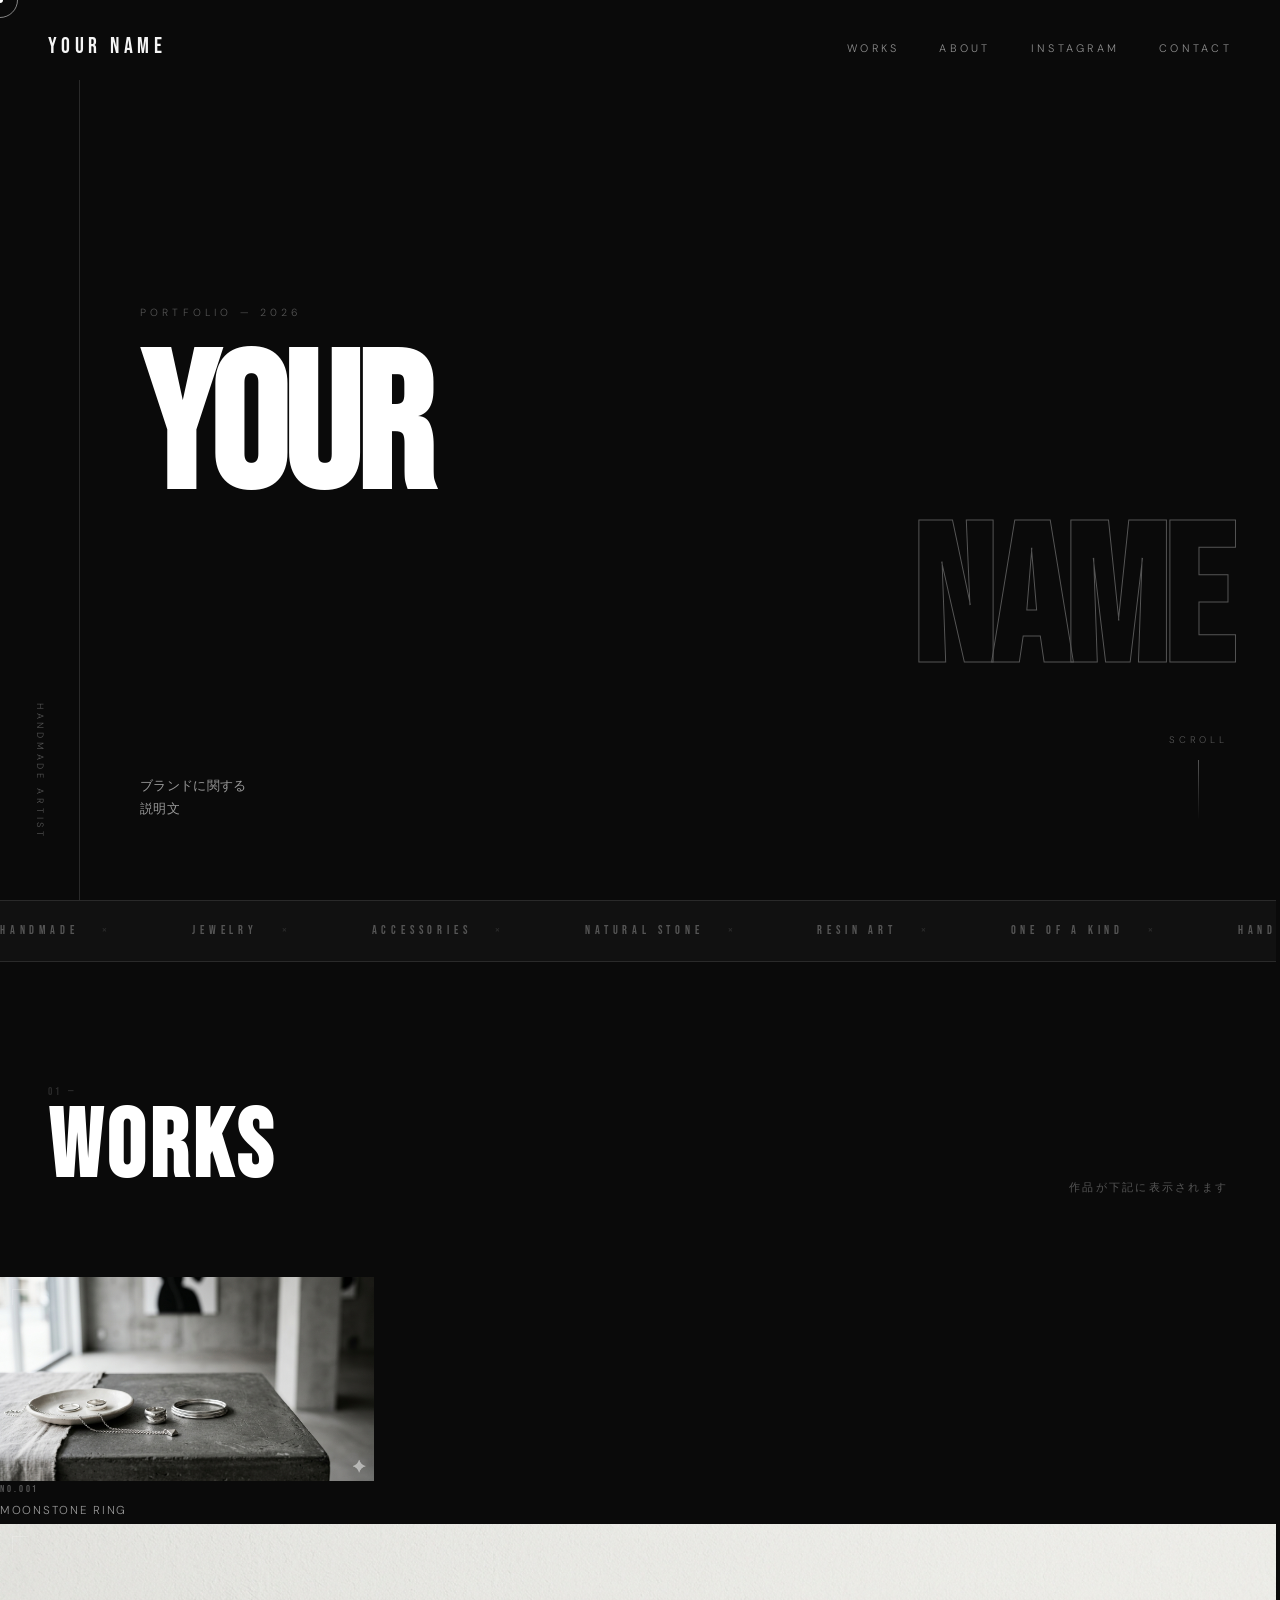
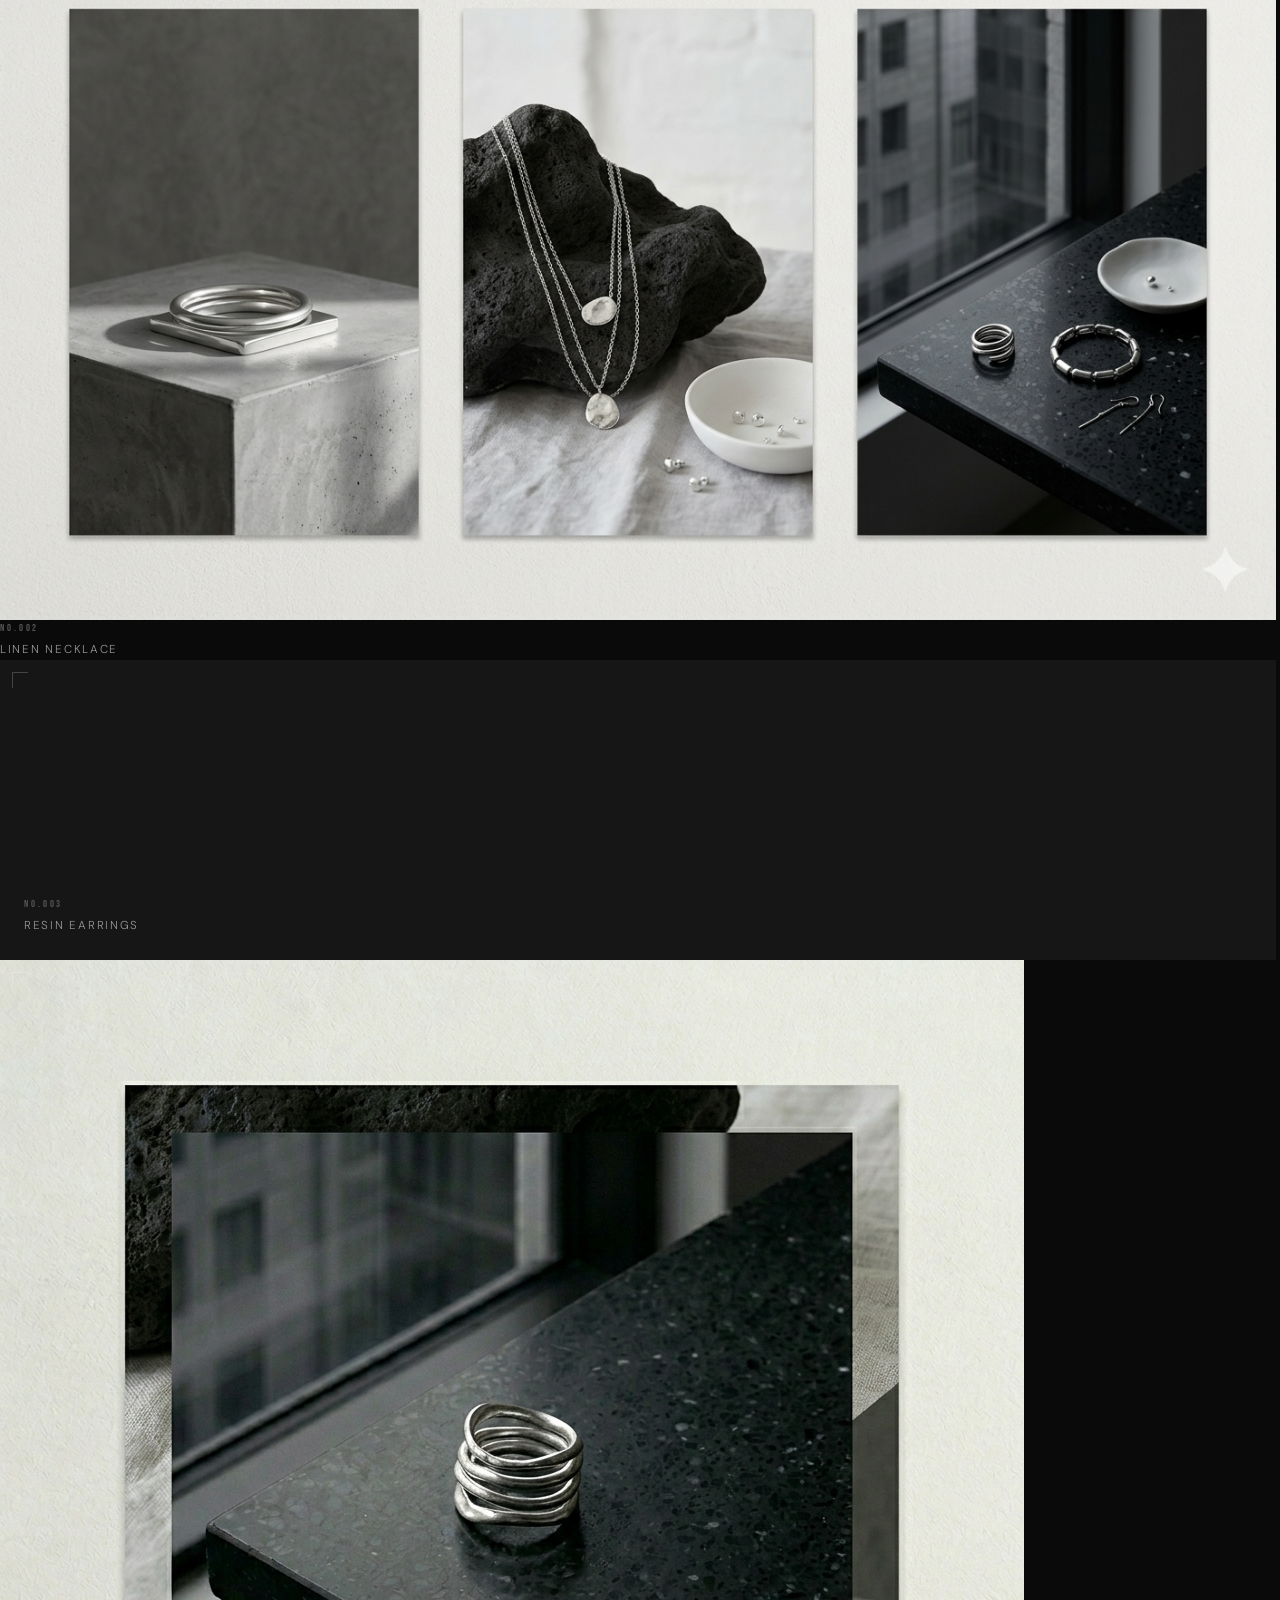
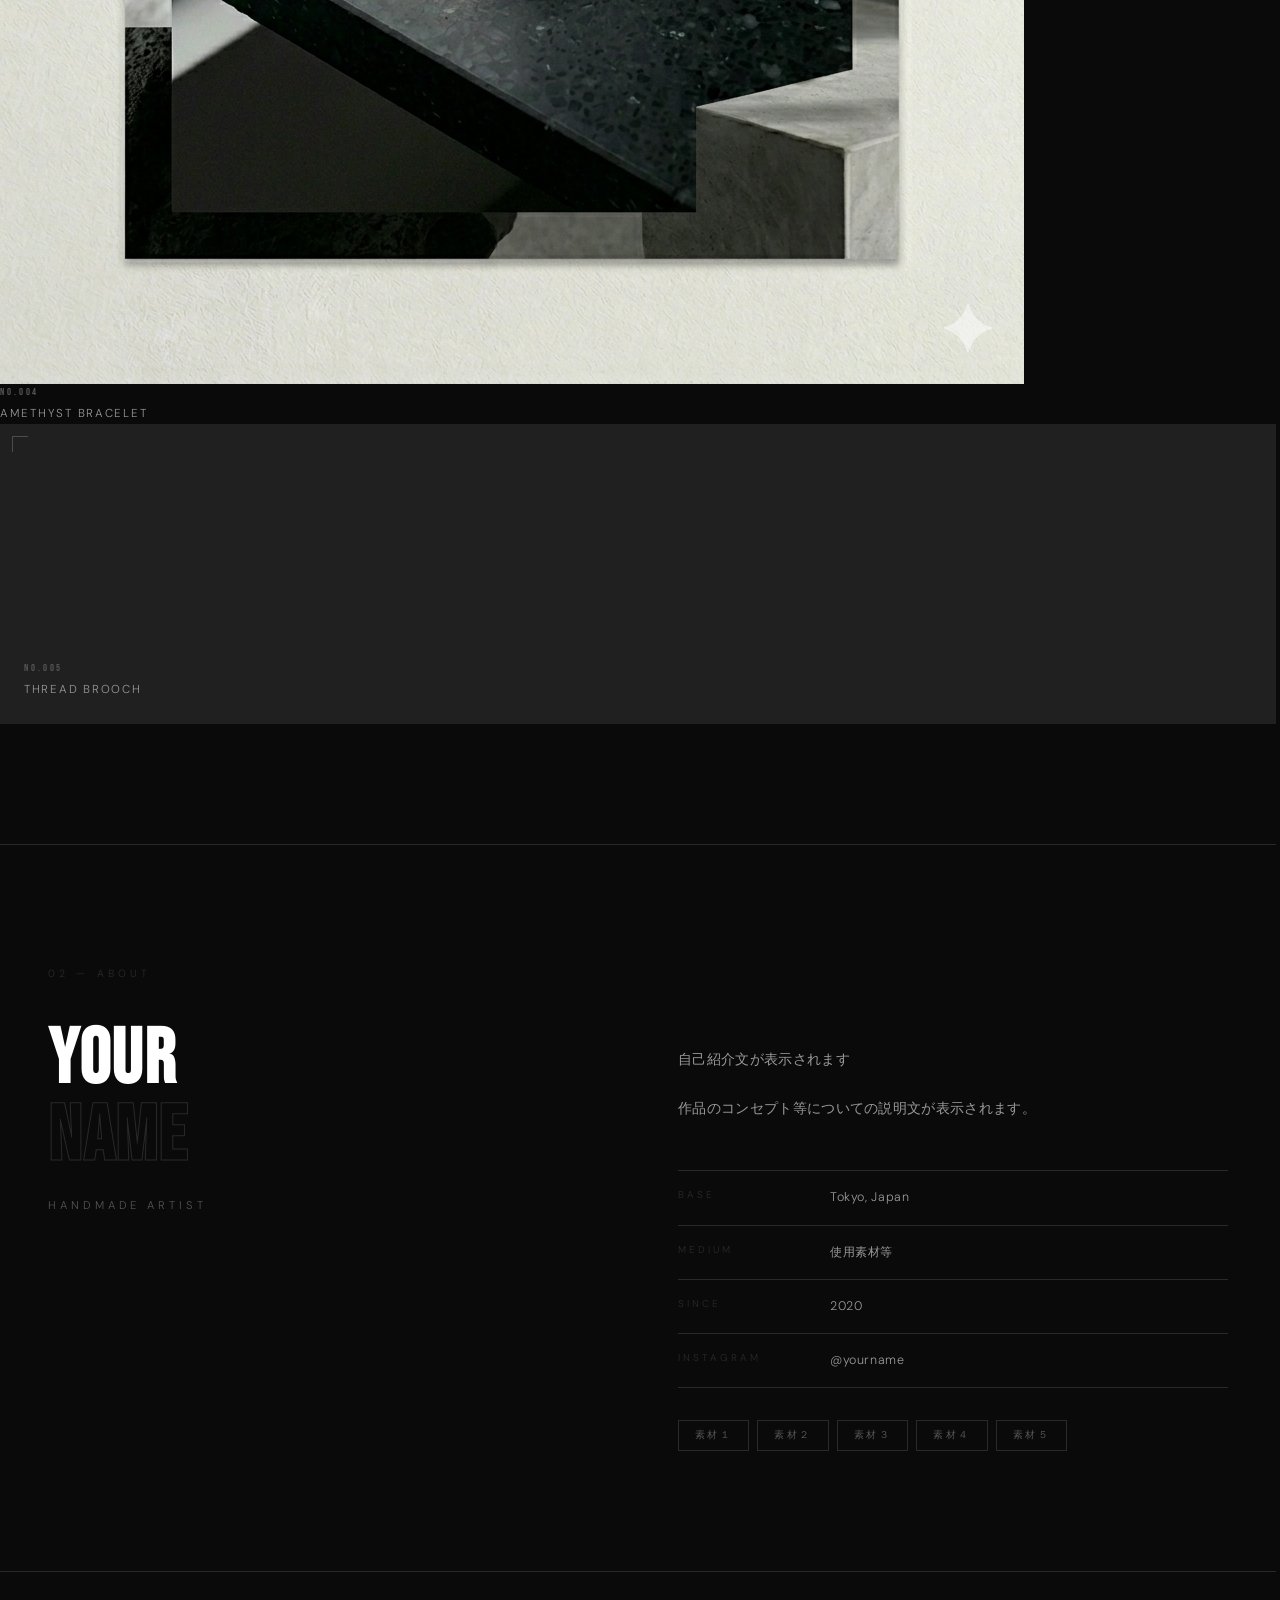
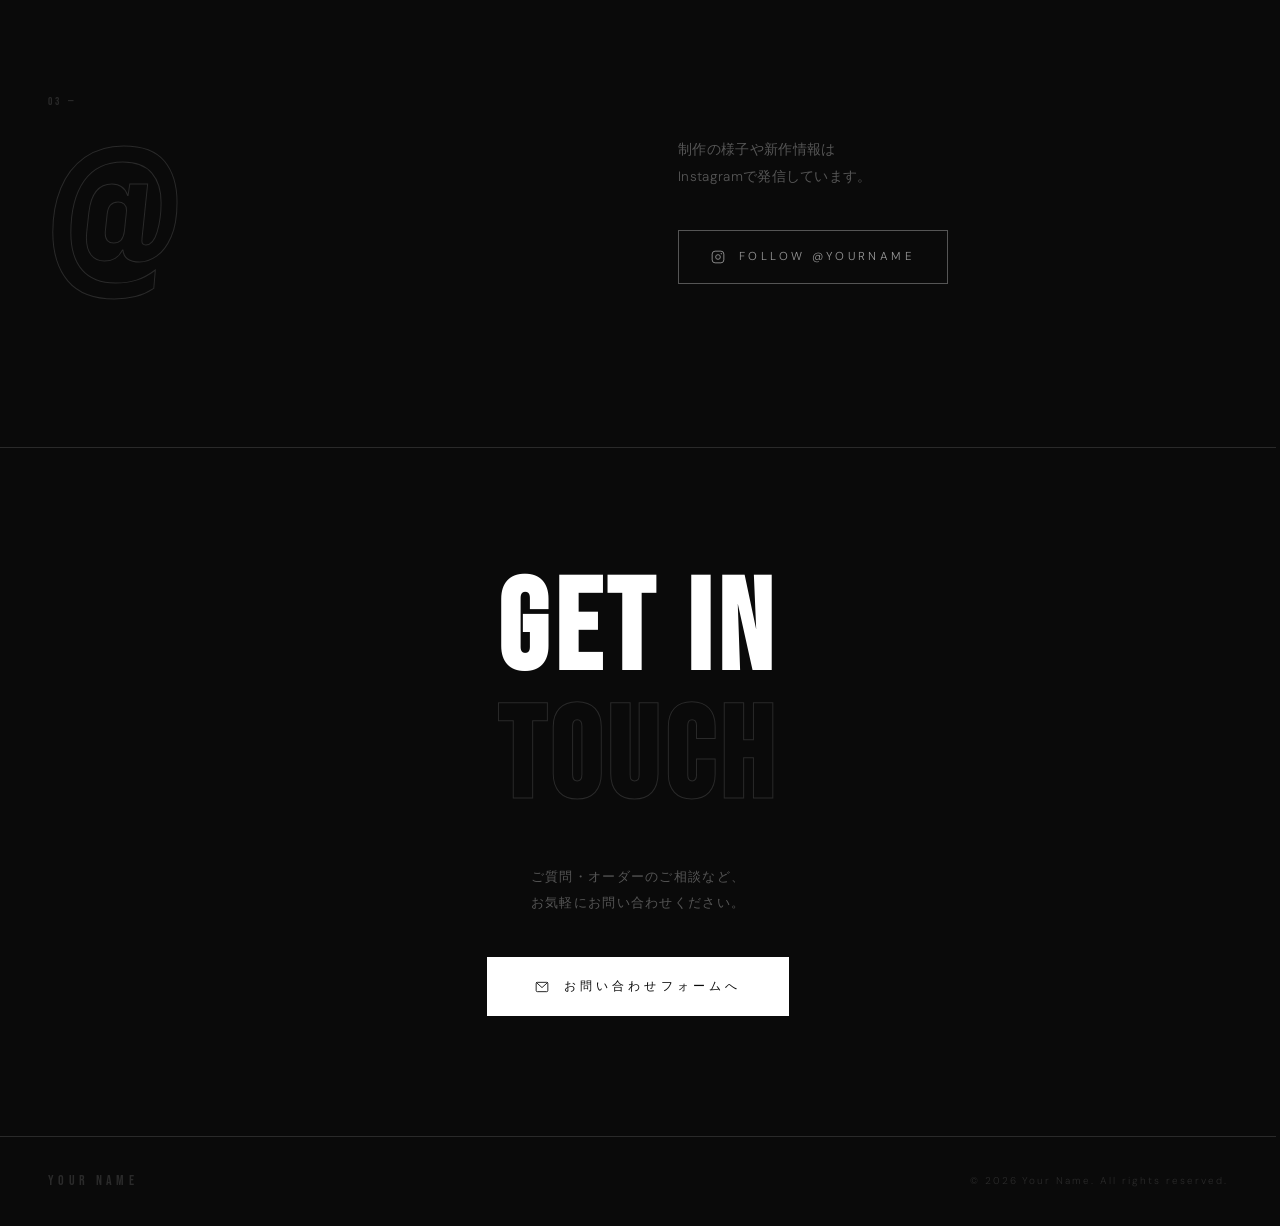
<file: mono-portfolio/index.html>
<!DOCTYPE html>
<html lang="ja">
<head>
  <meta charset="UTF-8" />
  <meta name="viewport" content="width=device-width, initial-scale=1.0" />

  <!-- ▼ タブに表示されるタイトル -->
  <title>YOUR NAME — Portfolio</title>

  <!-- Google Fonts -->
  <!-- Bebas Neue: 大きな見出し用・圧縮された力強い書体 -->
  <!-- DM Sans: 本文用のモダンで読みやすい書体 -->
  <link rel="preconnect" href="https://fonts.googleapis.com" />
  <link rel="preconnect" href="https://fonts.gstatic.com" crossorigin />
  <link href="https://fonts.googleapis.com/css2?family=Bebas+Neue&family=DM+Sans:wght@200;300;400&display=swap" rel="stylesheet" />

  <!-- CSSファイルを読み込む（同じフォルダに置くこと） -->
  <link rel="stylesheet" href="style.css" />
</head>
<body>

  <!-- ==========================================
       カスタムカーソル
       マウスに追従する2つの円（script.jsで動かす）
  ========================================== -->
  <div class="cursor cursor-dot"  id="cursor-dot"></div>
  <div class="cursor cursor-ring" id="cursor-ring"></div>


  <!-- ==========================================
       ローディング画面
       ページ読み込み時に表示（script.jsで制御）
  ========================================== -->
  <div class="loading" id="loading">
    <span class="loading-count">0</span>
  </div>


  <!-- ==========================================
       ナビゲーション（メニューリンク）
  ========================================== -->
  <nav class="nav">

    <!-- ▼ ブランドロゴ：自分の名前やブランド名に変える -->
    <a href="#top" class="nav-logo">YOUR NAME</a>

    <!-- ナビリンク -->
    <ul class="nav-links" id="nav-links">
      <li><a href="#gallery">Works</a></li>
      <li><a href="#profile">About</a></li>
      <li><a href="#instagram">Instagram</a></li>
      <li><a href="#contact">Contact</a></li>
    </ul>

    <!-- スマホ用ハンバーガーボタン -->
    <button class="nav-toggle" id="nav-toggle" aria-label="メニュー">
      <span></span>
      <span></span>
      <span></span>
    </button>

  </nav>


  <!-- ==========================================
       ヒーロー（トップビュー）
       左：縦ラインとサイドテキスト
       右：大きな見出しとキャッチコピー
  ========================================== -->
  <section class="hero" id="top">

    <!-- 左サイドバー -->
    <div class="hero-sidebar">
      <!-- ▼ 縦書きのサブテキスト -->
      <span class="hero-sidebar-text">Handmade Artist</span>
    </div>

    <!-- 右メインエリア -->
    <div class="hero-main">

      <!-- ▼ 小さいラベルテキスト -->
      <p class="hero-label">Portfolio — 2026</p>

      <!-- ▼ メインタイトル（ブランド名）
           2行目は自動で透かし文字になる -->
      <h1 class="hero-title">
        YOUR
        <span>NAME</span>
      </h1>

      <div class="hero-footer">
        <!-- ▼ キャッチコピー -->
        <p class="hero-desc">
          ブランドに関する<br>
        説明文
        </p>

        <!-- スクロールダウンの矢印 -->
        <a href="#gallery" class="hero-scroll">
          Scroll
          <span class="hero-scroll-line"></span>
        </a>
      </div>

    </div>
  </section>


  <!-- ==========================================
       マーキー（セクション区切りの流れるテキスト）
  ========================================== -->
  <div class="marquee">
    <div class="marquee-inner">
      <!-- ▼ 流れるテキストの内容（自由に変えてOK） -->
      <!-- script.js が自動でこの内容を複製してループさせる -->
      <span class="marquee-item">Handmade</span>
      <span class="marquee-item">Jewelry</span>
      <span class="marquee-item">Accessories</span>
      <span class="marquee-item">Natural Stone</span>
      <span class="marquee-item">Resin Art</span>
      <span class="marquee-item">One of a Kind</span>
    </div>
  </div>


  <!-- ==========================================
       ギャラリー
       左右非対称の大小混合グリッド
  ========================================== -->
  <section class="gallery" id="gallery">

    <div class="gallery-header">
      <div>
        <p class="section-number reveal">01 —</p>
        <h2 class="section-title reveal reveal-d1">Works</h2>
      </div>
      <div class="gallery-header-right reveal">
        <!-- ▼ 作品数を変えたい場合はここ -->
        <p class="gallery-count">作品が下記に表示されます</p>
      </div>
    </div>

    <!--
      ギャラリーグリッド
      ▼ 画像を使う場合は gallery-placeholder の div を削除して
        <img src="ファイル名.jpg" alt="作品名"> に差し替えてください
      ▼ featured クラス = 縦に2行分の高さ
      ▼ wide クラス = 横に2カラム分の幅
    -->
    <div class="gallery-grid">

      <!-- 作品 01 -->
      <div class="gallery-item reveal">
       <img src="images/work1.png" alt="作品名">
          <div class="gallery-label">
            <span class="gallery-label-num">No.001</span>
            <!-- ▼ 作品名 -->
            <span class="gallery-label-name">Moonstone Ring</span>
          </div>
        </div>
        <div class="gallery-overlay">
          <div class="gallery-overlay-icon">+</div>
        </div>
      </div>

      <!-- 作品 02（縦長・featured） -->
      <div class="gallery-item featured reveal reveal-d1">
         <img src="images/work2.png" alt="作品名">
          <div class="gallery-label">
            <span class="gallery-label-num">No.002</span>
            <span class="gallery-label-name">Linen Necklace</span>
          </div>
        </div>
        <div class="gallery-overlay">
          <div class="gallery-overlay-icon">+</div>
        </div>
      </div>

      <!-- 作品 03 -->
      <div class="gallery-item reveal reveal-d2">
        <div class="gallery-placeholder g3">
          <div class="gallery-label">
            <span class="gallery-label-num">No.003</span>
            <span class="gallery-label-name">Resin Earrings</span>
          </div>
        </div>
        <div class="gallery-overlay">
          <div class="gallery-overlay-icon">+</div>
        </div>
      </div>

      <!-- 作品 04 -->
      <div class="gallery-item reveal reveal-d1">
         <img src="images/work3.png" alt="作品名">
          <div class="gallery-label">
            <span class="gallery-label-num">No.004</span>
            <span class="gallery-label-name">Amethyst Bracelet</span>
          </div>
        </div>
        <div class="gallery-overlay">
          <div class="gallery-overlay-icon">+</div>
        </div>
      </div>

      <!-- 作品 05（横長・wide） -->
      <div class="gallery-item wide reveal reveal-d2">
        <div class="gallery-placeholder g5">
          <div class="gallery-label">
            <span class="gallery-label-num">No.005</span>
            <span class="gallery-label-name">Thread Brooch</span>
          </div>
        </div>
        <div class="gallery-overlay">
          <div class="gallery-overlay-icon">+</div>
        </div>
      </div>

    </div><!-- /.gallery-grid -->

  </section>


  <!-- ==========================================
       プロフィール
       左：名前（スクロールしても残る）
       右：詳細テキスト
  ========================================== -->
  <section class="profile" id="profile">

    <!-- 左カラム -->
    <div class="profile-left reveal">
      <p class="profile-index">02 — About</p>

      <!-- ▼ 作家名（2行に分けると自動で2行目が透かし文字になる） -->
      <h2 class="profile-name">
        YOUR
        <span>NAME</span>
      </h2>

      <!-- ▼ 肩書き -->
      <p class="profile-role">Handmade Artist</p>
    </div>

    <!-- 右カラム -->
    <div class="profile-right">

      <!-- ▼ 自己紹介文 -->
      <p class="profile-bio reveal">
        自己紹介文が表示されます
      </p>
      <p class="profile-bio reveal reveal-d1">
        作品のコンセプト等についての説明文が表示されます。
      </p>

      <!-- プロフィール詳細 -->
      <div class="profile-details reveal reveal-d2">

        <!-- ▼ 各行のラベルと内容を変えてOK -->
        <div class="profile-detail-row">
          <span class="profile-detail-label">Base</span>
          <!-- ▼ 活動拠点 -->
          <span class="profile-detail-value">Tokyo, Japan</span>
        </div>

        <div class="profile-detail-row">
          <span class="profile-detail-label">Medium</span>
          <!-- ▼ 使用素材・技法 -->
          <span class="profile-detail-value">使用素材等</span>
        </div>

        <div class="profile-detail-row">
          <span class="profile-detail-label">Since</span>
          <!-- ▼ 活動開始年 -->
          <span class="profile-detail-value">2020</span>
        </div>

        <div class="profile-detail-row">
          <span class="profile-detail-label">Instagram</span>
          <!-- ▼ Instagramアカウント名 -->
          <span class="profile-detail-value">@yourname</span>
        </div>

      </div>

      <!-- ▼ スキルタグ（増減・テキスト変更OK） -->
      <div class="profile-tags reveal reveal-d3">
        <span class="profile-tag">素材１</span>
        <span class="profile-tag">素材２</span>
        <span class="profile-tag">素材３</span>
        <span class="profile-tag">素材４</span>
        <span class="profile-tag">素材５</span>
      </div>

    </div>
  </section>


  <!-- ==========================================
       Instagram リンク
  ========================================== -->
  <section class="instagram" id="instagram">

    <!-- 左：大きなアットマーク（ビジュアルアクセント） -->
    <div class="instagram-left reveal">
      <p class="section-number">03 —</p>
      <!-- 大きな @ マーク -->
      <p class="instagram-at">@</p>
    </div>

    <!-- 右：テキストとボタン -->
    <div class="instagram-right reveal reveal-d1">
      <!-- ▼ 説明文 -->
      <p>
        制作の様子や新作情報は<br>
        Instagramで発信しています。
      </p>
      <!--
        ▼ href="..." をあなたのInstagramのURLに変える
          例: href="https://www.instagram.com/yourname/"
        ▼ ボタンのテキストもIDに合わせて変える
      -->
      <a href="#" class="btn-instagram" target="_blank" rel="noopener noreferrer">
        <svg width="14" height="14" viewBox="0 0 24 24" fill="none" stroke="currentColor" stroke-width="1.5">
          <rect x="2" y="2" width="20" height="20" rx="5"/>
          <circle cx="12" cy="12" r="4"/>
          <circle cx="17.5" cy="6.5" r="0.5" fill="currentColor"/>
        </svg>
        Follow @yourname
      </a>
    </div>

  </section>


  <!-- ==========================================
       お問い合わせ
  ========================================== -->
  <section class="contact" id="contact">

    <!-- ▼ 大きなタイトル（2行目は自動で透かし文字になる） -->
    <h2 class="contact-title reveal">
      Get in
      <span>Touch</span>
    </h2>

    <!-- ▼ 説明文 -->
    <p class="contact-desc reveal reveal-d1">
      ご質問・オーダーのご相談など、<br>
      お気軽にお問い合わせください。
    </p>

    <!--
      ▼ href="..." をあなたのGoogleフォームのURLに変える
        例: href="https://forms.gle/xxxxxxxxxxxxxx"
    -->
    <a href="#" class="btn-contact reveal reveal-d2" target="_blank" rel="noopener noreferrer">
      <span>
        <svg width="14" height="14" viewBox="0 0 24 24" fill="none" stroke="currentColor" stroke-width="1.5" style="display:inline-block;vertical-align:middle;margin-right:8px;">
          <rect x="2" y="4" width="20" height="16" rx="2"/>
          <polyline points="2,4 12,13 22,4"/>
        </svg>
        お問い合わせフォームへ
      </span>
    </a>

  </section>


  <!-- ==========================================
       フッター
  ========================================== -->
  <footer class="footer">
    <!-- ▼ フッターのブランド名 -->
    <span class="footer-logo">YOUR NAME</span>
    <!-- ▼ コピーライト -->
    <span class="footer-copy">© 2026 Your Name. All rights reserved.</span>
  </footer>


  <!-- JavaScriptを読み込む（bodyの閉じタグ直前が正しい位置） -->
  <script src="script.js"></script>

</body>
</html>
</file>
<file: mono-portfolio/style.css>
/* =====================================================
   style.css — モノトーン・ポートフォリオサイト

   【デザインコンセプト】
   美術館・ギャラリーのような静けさ。
   白と黒とグレーだけで、余白とタイポグラフィが主役。
   装飾を削ぎ落とし、作品そのものが際立つ空間。

   【構成】
   1. CSS変数（色・フォント・基準値）
   2. リセット・基本設定
   3. カーソル（カスタムカーソル）
   4. ローディングアニメーション
   5. ナビゲーション
   6. ヒーロー（縦書きテキスト＋大きなナンバリング）
   7. マーキー（横スクロールテキスト）
   8. ギャラリー（左右非対称グリッド）
   9. プロフィール（左固定・右スクロール型）
   10. Instagram
   11. お問い合わせ
   12. フッター
   13. アニメーション
   14. レスポンシブ（スマホ対応）
===================================================== */


/* =====================================================
   1. CSS変数
===================================================== */
:root {
  /* モノトーンカラー */
  --black:       #0a0a0a;   /* ほぼ黒 */
  --gray-900:    #111111;   /* 背景など深いグレー */
  --gray-700:    #2a2a2a;   /* カード背景など */
  --gray-500:    #555555;   /* 補助テキスト */
  --gray-300:    #999999;   /* 薄いテキスト・ライン */
  --gray-100:    #e0e0e0;   /* 淡いグレー */
  --gray-050:    #f5f5f5;   /* ほぼ白のグレー */
  --white:       #ffffff;   /* 純白 */

  /* アクセントカラー（白黒の中の唯一のアクセント） */
  --accent:      #ffffff;   /* 白をアクセントとして使う */

  /* フォント */
  /* Bebas Neue: 大きな見出し用の圧縮された力強い書体 */
  /* DM Sans: 本文用のモダンで読みやすい書体 */
  --font-display: 'Bebas Neue', sans-serif;
  --font-body:    'DM Sans', sans-serif;

  /* アニメーション速度 */
  --ease: cubic-bezier(0.4, 0, 0.2, 1);
  --duration: 0.6s;
}


/* =====================================================
   2. リセット・基本設定
===================================================== */
*, *::before, *::after {
  margin: 0;
  padding: 0;
  box-sizing: border-box;
}

html {
  scroll-behavior: smooth;
  /* スクロールバーの幅を考慮してレイアウトがずれないようにする */
  scrollbar-gutter: stable;
}

/* スクロールバーをカスタマイズ（Webkit系ブラウザ） */
::-webkit-scrollbar { width: 4px; }
::-webkit-scrollbar-track { background: var(--black); }
::-webkit-scrollbar-thumb { background: var(--gray-500); }

body {
  background-color: var(--black);
  color: var(--white);
  font-family: var(--font-body);
  font-weight: 300;
  line-height: 1.7;
  letter-spacing: 0.02em;
  /* カスタムカーソルを使うので標準カーソルを非表示にする */
  cursor: none;
  overflow-x: hidden; /* 横スクロールを無効化 */
}

/* スマホではカスタムカーソル不要なので標準に戻す */
@media (hover: none) {
  body { cursor: auto; }
}

a {
  color: inherit;
  text-decoration: none;
}

img {
  max-width: 100%;
  display: block;
}


/* =====================================================
   3. カスタムカーソル
   マウスに追従する小さな円を表示する
===================================================== */
.cursor {
  /* 固定位置で表示（スクロールに関係なく画面上に固定） */
  position: fixed;
  /* 全要素の最前面に */
  z-index: 9999;
  pointer-events: none; /* カーソル自体はクリックを透過 */
  /* 中心を基準にするための調整 */
  transform: translate(-50%, -50%);
  transition: opacity 0.3s;
}

/* 小さい方の点（メインカーソル） */
.cursor-dot {
  width: 6px;
  height: 6px;
  background: var(--white);
  border-radius: 50%;
}

/* 大きい方の輪（少し遅れて追従） */
.cursor-ring {
  width: 36px;
  height: 36px;
  border: 1px solid rgba(255,255,255,0.5);
  border-radius: 50%;
  /* 少し遅れて動くようにする */
  transition: transform 0.15s var(--ease), width 0.3s, height 0.3s, border-color 0.3s;
}

/* リンクやボタンにホバーしたときに輪を大きくする */
.cursor-ring.is-hovering {
  width: 56px;
  height: 56px;
  border-color: var(--white);
}


/* =====================================================
   4. ローディングアニメーション
   ページ読み込み時に表示するオープニング演出
===================================================== */
.loading {
  position: fixed;
  inset: 0; /* top/right/bottom/left: 0 の省略形 */
  z-index: 1000;
  background: var(--black);
  display: flex;
  align-items: center;
  justify-content: center;
  /* フェードアウトするアニメーション（JSで .hidden クラスを付与） */
  transition: opacity 0.8s var(--ease), visibility 0.8s;
}

.loading.hidden {
  opacity: 0;
  visibility: hidden;
}

/* ローディング中に表示するカウンター */
.loading-count {
  font-family: var(--font-display);
  font-size: clamp(4rem, 15vw, 10rem);
  color: var(--white);
  letter-spacing: 0.1em;
  /* 文字がカウントアップするときのアニメーション */
  transition: opacity 0.2s;
}


/* =====================================================
   5. ナビゲーション
===================================================== */
.nav {
  position: fixed;
  top: 0;
  left: 0;
  width: 100%;
  z-index: 100;
  padding: 28px 48px;
  display: flex;
  align-items: center;
  justify-content: space-between;
  /* 背景は透明のまま。スクロールしても溶け込む */
  mix-blend-mode: difference; /* 背景色と反転するブレンドモード */
}

/* ブランドロゴ */
.nav-logo {
  font-family: var(--font-display);
  font-size: 1.4rem;
  letter-spacing: 0.2em;
  color: var(--white);
}

/* ナビリンク */
.nav-links {
  display: flex;
  gap: 40px;
  list-style: none;
}

.nav-links a {
  font-size: 0.68rem;
  letter-spacing: 0.3em;
  text-transform: uppercase;
  color: var(--gray-300);
  transition: color var(--duration) var(--ease);
  position: relative;
}

/* リンクの下線アニメーション */
.nav-links a::after {
  content: '';
  position: absolute;
  bottom: -3px;
  left: 0;
  width: 0;
  height: 1px;
  background: var(--white);
  transition: width var(--duration) var(--ease);
}

.nav-links a:hover {
  color: var(--white);
}

.nav-links a:hover::after {
  width: 100%;
}

/* スマホ用ハンバーガー（初期は非表示） */
.nav-toggle {
  display: none;
  flex-direction: column;
  gap: 6px;
  cursor: none;
  background: none;
  border: none;
}

.nav-toggle span {
  display: block;
  width: 24px;
  height: 1px;
  background: var(--white);
  transition: var(--duration) var(--ease);
}


/* =====================================================
   6. ヒーロー
   大きなタイポグラフィ主体のトップビュー
   左にナンバリング、右に大きなタイトル
===================================================== */
.hero {
  min-height: 100svh;
  display: grid;
  /* 左の細い列（番号）と右の広い列（テキスト）に分ける */
  grid-template-columns: 80px 1fr;
  position: relative;
  overflow: hidden;
  padding-top: 80px; /* ナビ分の余白 */
}

/* 左サイドバー（縦のライン＋番号） */
.hero-sidebar {
  display: flex;
  flex-direction: column;
  align-items: center;
  padding: 60px 0;
  border-right: 1px solid var(--gray-700);
  position: relative;
}

/* 縦書きの小さいテキスト */
.hero-sidebar-text {
  font-size: 0.58rem;
  letter-spacing: 0.4em;
  text-transform: uppercase;
  color: var(--gray-500);
  /* CSS で縦書きにする */
  writing-mode: vertical-lr;
  margin-top: auto;
}

/* 右メインエリア */
.hero-main {
  display: flex;
  flex-direction: column;
  justify-content: flex-end;
  padding: 60px 48px 80px 60px;
  position: relative;
}

/* 右上の小さいラベル */
.hero-label {
  font-size: 0.65rem;
  letter-spacing: 0.4em;
  text-transform: uppercase;
  color: var(--gray-500);
  margin-bottom: 24px;
  /* フェードインアニメーション（1番目に表示） */
  animation: fadeInUp 1s var(--ease) 0.5s both;
}

/* メインタイトル（大きなディスプレイ体） */
.hero-title {
  font-family: var(--font-display);
  /* clamp(最小, 推奨, 最大) で画面幅に応じてサイズが変わる */
  font-size: clamp(5rem, 15vw, 14rem);
  line-height: 0.9;
  letter-spacing: -0.02em;
  color: var(--white);
  margin-bottom: 40px;
  /* フェードインアニメーション（2番目に表示） */
  animation: fadeInUp 1s var(--ease) 0.7s both;
}

/* タイトルの2行目を右にずらして非対称にする */
.hero-title span {
  display: block;
  /* 2行目だけ右寄せ */
  text-align: right;
  color: transparent;
  /* テキストに輪郭線だけをつける（抜き文字） */
  -webkit-text-stroke: 1px var(--gray-500);
}

/* ヒーロー下部の情報エリア */
.hero-footer {
  display: flex;
  align-items: flex-end;
  justify-content: space-between;
  /* フェードインアニメーション（3番目に表示） */
  animation: fadeInUp 1s var(--ease) 0.9s both;
}

.hero-desc {
  max-width: 300px;
  font-size: 0.8rem;
  color: var(--gray-300);
  line-height: 1.8;
}

/* スクロールダウン */
.hero-scroll {
  display: flex;
  flex-direction: column;
  align-items: center;
  gap: 12px;
  font-size: 0.6rem;
  letter-spacing: 0.4em;
  text-transform: uppercase;
  color: var(--gray-500);
}

.hero-scroll-line {
  width: 1px;
  height: 60px;
  background: linear-gradient(to bottom, var(--gray-500), transparent);
  animation: scrollLine 2s ease-in-out infinite;
}


/* =====================================================
   7. マーキー（横スクロールテキスト）
   セクション間のアクセントとして流れるテキスト
===================================================== */
.marquee {
  overflow: hidden;
  border-top: 1px solid var(--gray-700);
  border-bottom: 1px solid var(--gray-700);
  padding: 20px 0;
  background: var(--gray-900);
}

.marquee-inner {
  display: flex;
  gap: 80px;
  /* 左に流れ続けるアニメーション */
  animation: marqueeScroll 20s linear infinite;
  /* はみ出した部分を見えないようにする親に overflow:hidden が必要 */
  white-space: nowrap;
}

.marquee-item {
  display: flex;
  align-items: center;
  gap: 24px;
  font-family: var(--font-display);
  font-size: 0.75rem;
  letter-spacing: 0.4em;
  text-transform: uppercase;
  color: var(--gray-500);
  flex-shrink: 0;
}

/* 各アイテム間の区切り記号 */
.marquee-item::after {
  content: '×';
  color: var(--gray-700);
}


/* =====================================================
   8. ギャラリー
   左右非対称の大小混合グリッド
===================================================== */
.gallery {
  padding: 120px 0;
}

.gallery-header {
  padding: 0 48px;
  margin-bottom: 80px;
  display: flex;
  align-items: flex-end;
  justify-content: space-between;
}

/* セクション番号（01, 02...） */
.section-number {
  font-family: var(--font-display);
  font-size: 0.7rem;
  letter-spacing: 0.3em;
  color: var(--gray-700);
}

/* セクションタイトル */
.section-title {
  font-family: var(--font-display);
  font-size: clamp(3rem, 8vw, 6rem);
  letter-spacing: 0.05em;
  line-height: 1;
  color: var(--white);
}

.gallery-header-right {
  text-align: right;
}

.gallery-count {
  font-size: 0.7rem;
  letter-spacing: 0.2em;
  color: var(--gray-500);
}

/* ギャラリーグリッド（左右非対称な独自レイアウト） */
.gallery-grid {
  display: grid;
  /* 3カラムで左右非対称にする */
  grid-template-columns: 1fr 1.4fr 1fr;
  grid-template-rows: auto auto;
  gap: 3px; /* 細いギャップでモダンな印象 */
}

/* 各ギャラリーアイテム */
.gallery-item {
  position: relative;
  overflow: hidden;
  cursor: none;
  /* ホバーアニメーションのベース */
  transition: transform var(--duration) var(--ease);
}

/* 中央の大きいアイテムを2行にまたがらせる */
.gallery-item.featured {
  grid-row: span 2;
}

/* 右端のアイテムを2列にまたがらせる */
.gallery-item.wide {
  grid-column: span 2;
}

/* カラープレースホルダー（画像の代わり） */
.gallery-placeholder {
  width: 100%;
  height: 100%;
  min-height: 300px;
  display: flex;
  align-items: flex-end;
  padding: 24px;
  position: relative;
  /* ホバー時のスケールをここに適用 */
  transition: transform 0.8s var(--ease);
}

/* 各アイテムの背景グレー（単調にならないよう微妙に差をつける） */
.gallery-placeholder.g1 { background: #1a1a1a; }
.gallery-placeholder.g2 { background: #242424; }
.gallery-placeholder.g3 { background: #161616; }
.gallery-placeholder.g4 { background: #1e1e1e; }
.gallery-placeholder.g5 { background: #202020; }

/* ホバー時に画像をわずかに拡大 */
.gallery-item:hover .gallery-placeholder {
  transform: scale(1.03);
}

/* グリッド線のアクセント（各アイテムの角に小さい白い十字） */
.gallery-item::before {
  content: '';
  position: absolute;
  top: 12px;
  left: 12px;
  width: 16px;
  height: 16px;
  border-top: 1px solid rgba(255,255,255,0.2);
  border-left: 1px solid rgba(255,255,255,0.2);
  z-index: 1;
  transition: opacity var(--duration);
}

.gallery-item:hover::before {
  opacity: 0;
}

/* 作品番号ラベル */
.gallery-label {
  position: relative;
  z-index: 1;
}

.gallery-label-num {
  display: block;
  font-family: var(--font-display);
  font-size: 0.6rem;
  letter-spacing: 0.3em;
  color: var(--gray-500);
  margin-bottom: 4px;
}

.gallery-label-name {
  display: block;
  font-size: 0.72rem;
  letter-spacing: 0.15em;
  color: var(--gray-300);
  text-transform: uppercase;
}

/* ホバー時のオーバーレイ */
.gallery-overlay {
  position: absolute;
  inset: 0;
  background: rgba(0,0,0,0.7);
  display: flex;
  align-items: center;
  justify-content: center;
  opacity: 0;
  transition: opacity var(--duration) var(--ease);
  z-index: 2;
}

.gallery-item:hover .gallery-overlay {
  opacity: 1;
}

/* オーバーレイの「+」アイコン */
.gallery-overlay-icon {
  width: 48px;
  height: 48px;
  border: 1px solid var(--white);
  border-radius: 50%;
  display: flex;
  align-items: center;
  justify-content: center;
  font-size: 1.2rem;
  color: var(--white);
  transform: scale(0.8);
  transition: transform var(--duration) var(--ease);
}

.gallery-item:hover .gallery-overlay-icon {
  transform: scale(1);
}


/* =====================================================
   9. プロフィール
   左側固定テキスト + 右側コンテンツの2カラム
===================================================== */
.profile {
  padding: 120px 48px;
  display: grid;
  grid-template-columns: 1fr 1fr;
  gap: 80px;
  align-items: start;
  border-top: 1px solid var(--gray-700);
}

/* 左カラム（固定ヘッダー） */
.profile-left {
  /* スクロールしても左カラムが画面に残る */
  position: sticky;
  top: 120px;
}

.profile-index {
  font-size: 0.65rem;
  letter-spacing: 0.4em;
  text-transform: uppercase;
  color: var(--gray-700);
  margin-bottom: 40px;
}

/* 名前：大きなタイポグラフィで存在感を出す */
.profile-name {
  font-family: var(--font-display);
  font-size: clamp(3rem, 6vw, 5rem);
  line-height: 1;
  letter-spacing: 0.02em;
  color: var(--white);
  margin-bottom: 8px;
}

/* 名前の2行目（抜き文字スタイル） */
.profile-name span {
  display: block;
  color: transparent;
  -webkit-text-stroke: 1px var(--gray-700);
}

.profile-role {
  font-size: 0.7rem;
  letter-spacing: 0.35em;
  text-transform: uppercase;
  color: var(--gray-500);
  margin-top: 20px;
}

/* 右カラム（詳細コンテンツ） */
.profile-right {
  padding-top: 80px;
}

.profile-bio {
  font-size: 0.9rem;
  color: var(--gray-300);
  line-height: 2;
  margin-bottom: 20px;
}

/* プロフィール詳細のリスト */
.profile-details {
  margin-top: 48px;
  border-top: 1px solid var(--gray-700);
}

.profile-detail-row {
  display: flex;
  gap: 32px;
  padding: 16px 0;
  border-bottom: 1px solid var(--gray-700);
  font-size: 0.78rem;
}

.profile-detail-label {
  width: 120px;
  flex-shrink: 0;
  font-size: 0.62rem;
  letter-spacing: 0.3em;
  text-transform: uppercase;
  color: var(--gray-700);
}

.profile-detail-value {
  color: var(--gray-300);
  letter-spacing: 0.05em;
}

/* スキルタグ */
.profile-tags {
  display: flex;
  flex-wrap: wrap;
  gap: 8px;
  margin-top: 32px;
}

.profile-tag {
  padding: 6px 16px;
  border: 1px solid var(--gray-700);
  font-size: 0.62rem;
  letter-spacing: 0.25em;
  text-transform: uppercase;
  color: var(--gray-500);
  transition: all var(--duration) var(--ease);
}

.profile-tag:hover {
  border-color: var(--white);
  color: var(--white);
}


/* =====================================================
   10. Instagram セクション
===================================================== */
.instagram {
  padding: 120px 48px;
  border-top: 1px solid var(--gray-700);
  display: grid;
  grid-template-columns: 1fr 1fr;
  gap: 80px;
  align-items: center;
}

.instagram-left .section-number {
  margin-bottom: 24px;
}

/* 大きなアットマーク（ビジュアルアクセント） */
.instagram-at {
  font-family: var(--font-display);
  font-size: clamp(6rem, 15vw, 12rem);
  line-height: 1;
  color: transparent;
  -webkit-text-stroke: 1px var(--gray-700);
  letter-spacing: -0.05em;
}

.instagram-right p {
  font-size: 0.85rem;
  color: var(--gray-500);
  line-height: 2;
  margin-bottom: 40px;
  max-width: 360px;
}

/* Instagram ボタン（アウトライン＋ホバーで塗りつぶし） */
.btn-instagram {
  display: inline-flex;
  align-items: center;
  gap: 14px;
  padding: 16px 32px;
  border: 1px solid var(--gray-500);
  font-size: 0.72rem;
  letter-spacing: 0.3em;
  text-transform: uppercase;
  color: var(--gray-300);
  transition: all var(--duration) var(--ease);
  position: relative;
  overflow: hidden;
}

/* ボタンの塗りつぶしエフェクト（左から右にスライド） */
.btn-instagram::before {
  content: '';
  position: absolute;
  inset: 0;
  background: var(--white);
  transform: translateX(-100%);
  transition: transform var(--duration) var(--ease);
  z-index: -1;
}

.btn-instagram:hover {
  color: var(--black);
  border-color: var(--white);
}

.btn-instagram:hover::before {
  transform: translateX(0);
}


/* =====================================================
   11. お問い合わせ
===================================================== */
.contact {
  padding: 120px 48px;
  border-top: 1px solid var(--gray-700);
  text-align: center;
  /* グリッドで垂直中央 */
  display: flex;
  flex-direction: column;
  align-items: center;
  gap: 40px;
}

/* 大きなお問い合わせテキスト */
.contact-title {
  font-family: var(--font-display);
  font-size: clamp(3rem, 10vw, 8rem);
  letter-spacing: 0.05em;
  line-height: 1;
  color: var(--white);
}

/* 2行目を透かし文字にする */
.contact-title span {
  display: block;
  color: transparent;
  -webkit-text-stroke: 1px var(--gray-700);
}

.contact-desc {
  font-size: 0.82rem;
  color: var(--gray-500);
  letter-spacing: 0.1em;
  max-width: 400px;
  line-height: 2;
}

/* お問い合わせボタン */
.btn-contact {
  display: inline-flex;
  align-items: center;
  gap: 16px;
  padding: 20px 48px;
  background: var(--white);
  color: var(--black);
  font-size: 0.72rem;
  letter-spacing: 0.35em;
  text-transform: uppercase;
  transition: all var(--duration) var(--ease);
  position: relative;
  overflow: hidden;
}

.btn-contact::before {
  content: '';
  position: absolute;
  inset: 0;
  background: var(--gray-100);
  transform: scaleX(0);
  transform-origin: right;
  transition: transform var(--duration) var(--ease);
}

.btn-contact:hover::before {
  transform: scaleX(1);
  transform-origin: left;
}

.btn-contact span {
  position: relative; /* ::before より前面に出す */
}


/* =====================================================
   12. フッター
===================================================== */
.footer {
  padding: 32px 48px;
  border-top: 1px solid var(--gray-700);
  display: flex;
  align-items: center;
  justify-content: space-between;
}

.footer-logo {
  font-family: var(--font-display);
  font-size: 0.9rem;
  letter-spacing: 0.3em;
  color: var(--gray-700);
}

.footer-copy {
  font-size: 0.62rem;
  letter-spacing: 0.2em;
  color: var(--gray-700);
}


/* =====================================================
   13. アニメーション定義
===================================================== */

/* フェードイン＋下から上へのスライド */
@keyframes fadeInUp {
  from {
    opacity: 0;
    transform: translateY(30px);
  }
  to {
    opacity: 1;
    transform: translateY(0);
  }
}

/* マーキーの横スクロール */
@keyframes marqueeScroll {
  from { transform: translateX(0); }
  to   { transform: translateX(-50%); } /* 複製した半分分だけ移動 */
}

/* スクロールラインの上下アニメーション */
@keyframes scrollLine {
  0%   { transform: scaleY(0); transform-origin: top; }
  50%  { transform: scaleY(1); transform-origin: top; }
  51%  { transform: scaleY(1); transform-origin: bottom; }
  100% { transform: scaleY(0); transform-origin: bottom; }
}

/*
  スクロールフェードインの仕組み:
  1. .reveal クラスで最初は透明・少し下にずらす
  2. script.js が画面内に入ったと検知したら .visible を付与
  3. .visible でアニメーション開始
*/
.reveal {
  opacity: 0;
  transform: translateY(40px);
  transition: opacity 0.8s var(--ease), transform 0.8s var(--ease);
}

.reveal.visible {
  opacity: 1;
  transform: translateY(0);
}

/* 遅延バリエーション */
.reveal-d1 { transition-delay: 0.1s; }
.reveal-d2 { transition-delay: 0.2s; }
.reveal-d3 { transition-delay: 0.3s; }
.reveal-d4 { transition-delay: 0.4s; }


/* =====================================================
   14. レスポンシブ対応（スマートフォン）
===================================================== */
@media (max-width: 768px) {

  /* ナビのリンクを非表示・ハンバーガーを表示 */
  .nav {
    padding: 24px;
  }

  .nav-links {
    display: none;
    position: fixed;
    inset: 0;
    background: var(--black);
    flex-direction: column;
    align-items: center;
    justify-content: center;
    gap: 32px;
    z-index: 99;
  }

  .nav-links.open {
    display: flex;
  }

  .nav-links a {
    font-size: 1rem;
  }

  .nav-toggle {
    display: flex;
    position: relative;
    z-index: 100;
  }

  /* ヒーローをシングルカラムに */
  .hero {
    grid-template-columns: 1fr;
  }

  .hero-sidebar {
    display: none; /* スマホでは縦のサイドバーを非表示 */
  }

  .hero-main {
    padding: 100px 24px 60px;
  }

  .hero-footer {
    flex-direction: column;
    align-items: flex-start;
    gap: 32px;
  }

  /* ギャラリーを縦1カラムに */
  .gallery {
    padding: 80px 0;
  }

  .gallery-header {
    padding: 0 24px;
    flex-direction: column;
    align-items: flex-start;
    gap: 16px;
  }

  .gallery-grid {
    grid-template-columns: 1fr;
  }

  .gallery-item.featured,
  .gallery-item.wide {
    grid-row: span 1;
    grid-column: span 1;
  }

  /* プロフィールを縦並びに */
  .profile {
    grid-template-columns: 1fr;
    padding: 80px 24px;
    gap: 48px;
  }

  .profile-left {
    position: static; /* スマホではstickyを解除 */
  }

  .profile-right {
    padding-top: 0;
  }

  /* Instagramを縦並びに */
  .instagram {
    grid-template-columns: 1fr;
    padding: 80px 24px;
    gap: 40px;
  }

  .contact {
    padding: 80px 24px;
  }

  .footer {
    padding: 24px;
    flex-direction: column;
    gap: 16px;
    text-align: center;
  }
}
</file>
